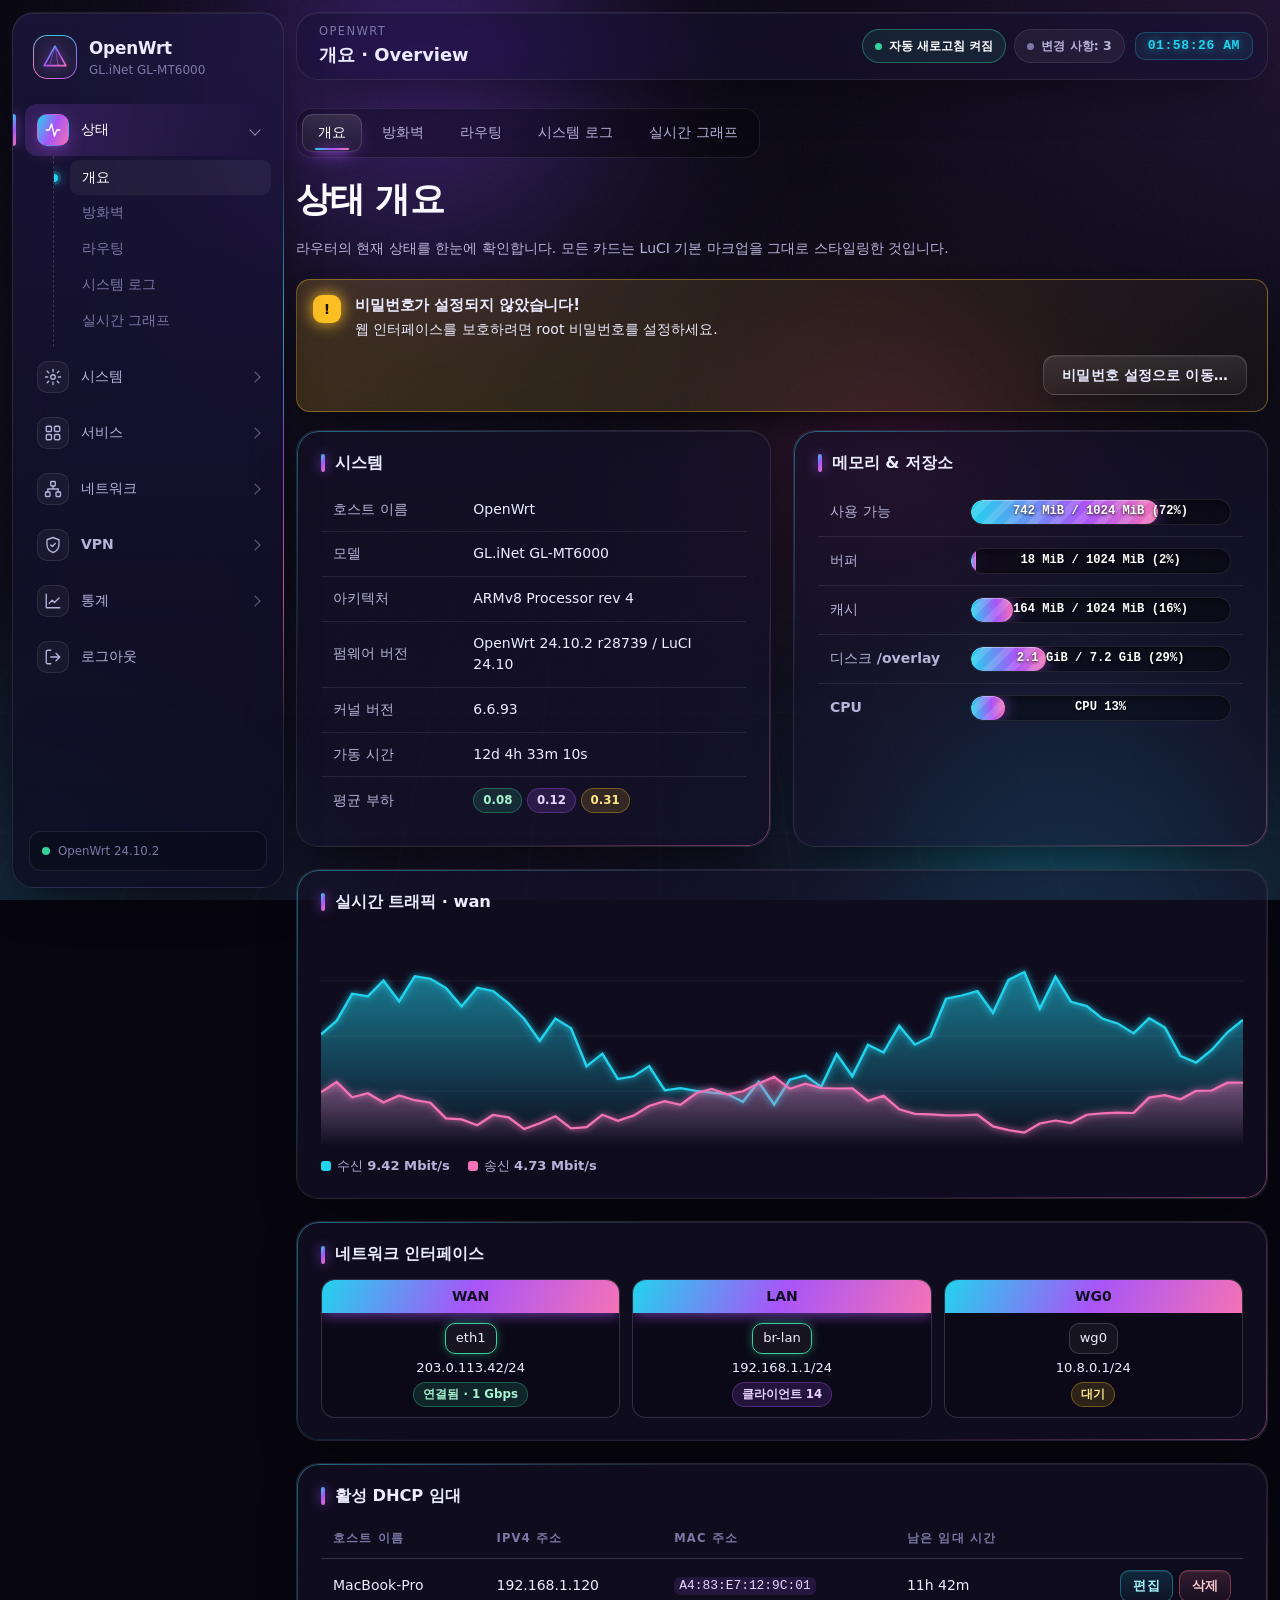
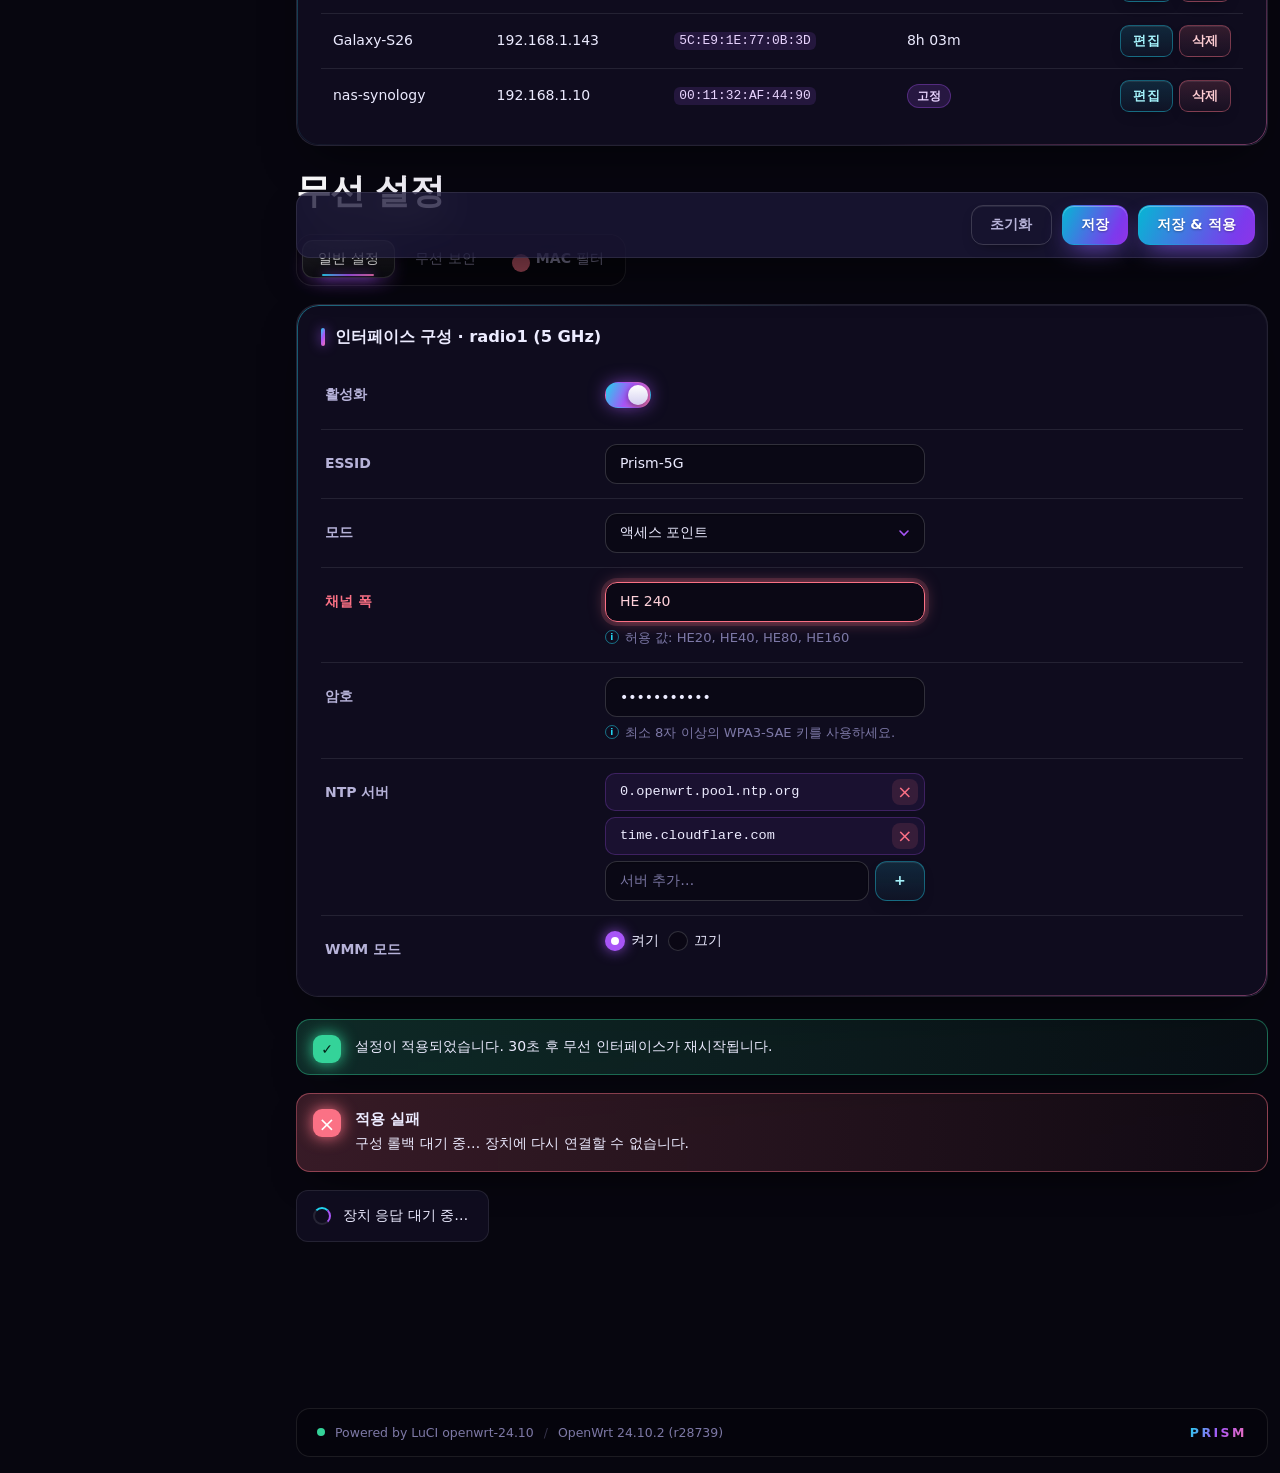
<file: preview/index.html>
<!DOCTYPE html>
<html lang="ko">
<head>
<meta charset="utf-8">
<meta name="viewport" content="width=device-width, initial-scale=1">
<title>Prism · LuCI theme preview</title>
<link rel="stylesheet" href="../htdocs/luci-static/prism/cascade.css">
<link rel="icon" href="../htdocs/luci-static/prism/favicon.svg" type="image/svg+xml">
<style>
	/* preview-only helpers */
	.chart { width: 100%; height: 220px; display: block; }
	.chart-legend { display: flex; gap: 18px; margin-top: 10px; font-size: .82rem; color: var(--ink-2); }
	.chart-legend i { display: inline-block; width: 10px; height: 10px; border-radius: 3px; margin-right: 6px; vertical-align: -1px; }
	.two { display: grid; grid-template-columns: 1fr 1fr; gap: 22px; }
	@media (max-width: 1100px) { .two { grid-template-columns: 1fr; } }
</style>
</head>
<body class="lang_ko Overview" data-page="admin-status-overview">

<div class="prism-bg" aria-hidden="true">
	<span class="orb o1"></span><span class="orb o2"></span><span class="orb o3"></span>
	<span class="grid"></span><span class="noise"></span>
</div>

<aside id="sidebar">
	<a class="brand" href="#">
		<span class="brand-mark">
			<svg viewBox="0 0 48 48"><defs><linearGradient id="pg" x1="0" y1="0" x2="1" y2="1"><stop offset="0" stop-color="#22d3ee"/><stop offset=".5" stop-color="#a855f7"/><stop offset="1" stop-color="#f472b6"/></linearGradient></defs><path d="M24 4 44 40H4Z" fill="none" stroke="url(#pg)" stroke-width="3" stroke-linejoin="round"/><path d="M24 4 30 40M24 4 14 40" stroke="url(#pg)" stroke-width="1.5" opacity=".6"/></svg>
		</span>
		<span class="brand-text"><b>OpenWrt</b><small>GL.iNet GL-MT6000</small></span>
	</a>
	<nav class="nav-scroll"><ul class="nav" id="topmenu"></ul></nav>
	<div class="sidebar-foot"><span class="dot"></span>OpenWrt 24.10.2</div>
</aside>
<div id="scrim"></div>

<div id="shell">
<header id="topbar">
	<button id="navtoggle" type="button" aria-label="Menu"><span></span><span></span><span></span></button>
	<div class="page-title"><small>OpenWrt</small><strong>개요 · Overview</strong></div>
	<div class="topbar-right">
		<div id="indicators">
			<span data-indicator="poll-status" data-clickable data-style="active">자동 새로고침 켜짐</span>
			<span data-indicator="uci-changes" data-clickable data-style="inactive">변경 사항: 3</span>
		</div>
		<div id="clock" class="clock"></div>
	</div>
</header>

<div id="maincontent" class="container">
	<div id="tabmenu"><ul class="tabs">
		<li class="active"><a href="#">개요</a></li><li><a href="#">방화벽</a></li><li><a href="#">라우팅</a></li><li><a href="#">시스템 로그</a></li><li><a href="#">실시간 그래프</a></li>
	</ul></div>

	<div class="cbi-map">
		<h2>상태 개요</h2>
		<div class="cbi-map-descr">라우터의 현재 상태를 한눈에 확인합니다. 모든 카드는 LuCI 기본 마크업을 그대로 스타일링한 것입니다.</div>

		<div class="alert-message warning">
			<h4>비밀번호가 설정되지 않았습니다!</h4>
			<p>웹 인터페이스를 보호하려면 root 비밀번호를 설정하세요.</p>
			<div class="right"><a class="btn" href="#">비밀번호 설정으로 이동…</a></div>
		</div>

		<div class="two">
			<div class="cbi-section">
				<h3>시스템</h3>
				<table class="table">
					<tr class="tr"><td class="td">호스트 이름</td><td class="td">OpenWrt</td></tr>
					<tr class="tr"><td class="td">모델</td><td class="td">GL.iNet GL-MT6000</td></tr>
					<tr class="tr"><td class="td">아키텍처</td><td class="td">ARMv8 Processor rev 4</td></tr>
					<tr class="tr"><td class="td">펌웨어 버전</td><td class="td">OpenWrt 24.10.2 r28739 / LuCI 24.10</td></tr>
					<tr class="tr"><td class="td">커널 버전</td><td class="td">6.6.93</td></tr>
					<tr class="tr"><td class="td">가동 시간</td><td class="td" id="uptime">12d 4h 33m 10s</td></tr>
					<tr class="tr"><td class="td">평균 부하</td><td class="td"><span class="label success">0.08</span> <span class="label">0.12</span> <span class="label warning">0.31</span></td></tr>
				</table>
			</div>

			<div class="cbi-section">
				<h3>메모리 &amp; 저장소</h3>
				<table class="table">
					<tr class="tr"><td class="td">사용 가능</td><td class="td"><div class="cbi-progressbar" title="742 MiB / 1024 MiB (72%)"><div style="width:72%"></div></div></td></tr>
					<tr class="tr"><td class="td">버퍼</td><td class="td"><div class="cbi-progressbar" title="18 MiB / 1024 MiB (2%)"><div style="width:2%"></div></div></td></tr>
					<tr class="tr"><td class="td">캐시</td><td class="td"><div class="cbi-progressbar" title="164 MiB / 1024 MiB (16%)"><div style="width:16%"></div></div></td></tr>
					<tr class="tr"><td class="td">디스크 /overlay</td><td class="td"><div class="cbi-progressbar" title="2.1 GiB / 7.2 GiB (29%)"><div style="width:29%"></div></div></td></tr>
					<tr class="tr"><td class="td">CPU</td><td class="td"><div class="cbi-progressbar" id="cpubar" title="CPU 23%"><div style="width:23%"></div></div></td></tr>
				</table>
			</div>
		</div>

		<div class="cbi-section">
			<h3>실시간 트래픽 · wan</h3>
			<svg class="chart" id="chart" viewBox="0 0 800 220" preserveAspectRatio="none">
				<defs>
					<linearGradient id="fillRx" x1="0" y1="0" x2="0" y2="1"><stop offset="0" stop-color="#22d3ee" stop-opacity=".55"/><stop offset="1" stop-color="#22d3ee" stop-opacity="0"/></linearGradient>
					<linearGradient id="fillTx" x1="0" y1="0" x2="0" y2="1"><stop offset="0" stop-color="#f472b6" stop-opacity=".45"/><stop offset="1" stop-color="#f472b6" stop-opacity="0"/></linearGradient>
					<filter id="glow"><feGaussianBlur stdDeviation="3" result="b"/><feMerge><feMergeNode in="b"/><feMergeNode in="SourceGraphic"/></feMerge></filter>
				</defs>
				<g stroke="rgba(255,255,255,.06)"><line x1="0" y1="55" x2="800" y2="55"/><line x1="0" y1="110" x2="800" y2="110"/><line x1="0" y1="165" x2="800" y2="165"/></g>
				<path id="aRx" fill="url(#fillRx)"/><path id="lRx" fill="none" stroke="#22d3ee" stroke-width="2.2" filter="url(#glow)"/>
				<path id="aTx" fill="url(#fillTx)"/><path id="lTx" fill="none" stroke="#f472b6" stroke-width="2.2" filter="url(#glow)"/>
			</svg>
			<div class="chart-legend">
				<span><i style="background:#22d3ee"></i>수신 <b id="rx">—</b></span>
				<span><i style="background:#f472b6"></i>송신 <b id="tx">—</b></span>
			</div>
		</div>

		<div class="cbi-section">
			<h3>네트워크 인터페이스</h3>
			<div class="network-status-table">
				<div class="ifacebox"><div class="ifacebox-head active">WAN</div><div class="ifacebox-body"><span class="ifacebadge ifacebadge-active">eth1</span><span>203.0.113.42/24</span><span class="label success">연결됨 · 1 Gbps</span></div></div>
				<div class="ifacebox"><div class="ifacebox-head active">LAN</div><div class="ifacebox-body"><span class="ifacebadge ifacebadge-active">br-lan</span><span>192.168.1.1/24</span><span class="label">클라이언트 14</span></div></div>
				<div class="ifacebox"><div class="ifacebox-head">WG0</div><div class="ifacebox-body"><span class="ifacebadge">wg0</span><span>10.8.0.1/24</span><span class="label warning">대기</span></div></div>
			</div>
		</div>

		<div class="cbi-section">
			<h3>활성 DHCP 임대</h3>
			<table class="table cbi-section-table">
				<tr class="tr table-titles"><th class="th">호스트 이름</th><th class="th">IPv4 주소</th><th class="th">MAC 주소</th><th class="th">남은 임대 시간</th><th class="th"></th></tr>
				<tr class="tr"><td class="td" data-title="호스트 이름">MacBook-Pro</td><td class="td" data-title="IPv4 주소">192.168.1.120</td><td class="td" data-title="MAC 주소"><code>A4:83:E7:12:9C:01</code></td><td class="td" data-title="남은 임대 시간">11h 42m</td><td class="td cbi-section-actions"><div><button class="cbi-button cbi-button-edit">편집</button><button class="cbi-button cbi-button-remove">삭제</button></div></td></tr>
				<tr class="tr"><td class="td" data-title="호스트 이름">Galaxy-S26</td><td class="td" data-title="IPv4 주소">192.168.1.143</td><td class="td" data-title="MAC 주소"><code>5C:E9:1E:77:0B:3D</code></td><td class="td" data-title="남은 임대 시간">8h 03m</td><td class="td cbi-section-actions"><div><button class="cbi-button cbi-button-edit">편집</button><button class="cbi-button cbi-button-remove">삭제</button></div></td></tr>
				<tr class="tr"><td class="td" data-title="호스트 이름">nas-synology</td><td class="td" data-title="IPv4 주소">192.168.1.10</td><td class="td" data-title="MAC 주소"><code>00:11:32:AF:44:90</code></td><td class="td" data-title="남은 임대 시간"><span class="label">고정</span></td><td class="td cbi-section-actions"><div><button class="cbi-button cbi-button-edit">편집</button><button class="cbi-button cbi-button-remove">삭제</button></div></td></tr>
			</table>
		</div>
	</div>

	<div class="cbi-map">
		<h2>무선 설정</h2>
		<!-- same markup ui.js Tabs.initTabGroup() produces -->
		<ul class="cbi-tabmenu" id="demoTabs"><li class="cbi-tab" data-tab="general"><a href="#">일반 설정</a></li><li class="cbi-tab-disabled" data-tab="security"><a href="#">무선 보안</a></li><li class="cbi-tab-disabled" data-tab="macfilter" data-errors="1"><a href="#">MAC 필터</a></li></ul>
		<div>
		<div class="cbi-section" id="pane-general" data-tab="general" data-tab-title="일반 설정" data-tab-active="true">
			<h3>인터페이스 구성 · radio1 (5 GHz)</h3>
			<div class="cbi-section-node">
				<div class="cbi-value"><label class="cbi-value-title">활성화</label><div class="cbi-value-field"><div class="cbi-checkbox"><input type="checkbox" checked><label></label></div></div></div>
				<div class="cbi-value"><label class="cbi-value-title">ESSID</label><div class="cbi-value-field"><input class="cbi-input-text" type="text" value="Prism-5G"></div></div>
				<div class="cbi-value"><label class="cbi-value-title">모드</label><div class="cbi-value-field"><select class="cbi-input-select"><option>액세스 포인트</option><option>클라이언트</option><option>메시 포인트</option></select></div></div>
				<div class="cbi-value cbi-value-error"><label class="cbi-value-title">채널 폭</label><div class="cbi-value-field"><input class="cbi-input-text cbi-input-invalid" type="text" value="HE 240"><div class="cbi-value-description">허용 값: HE20, HE40, HE80, HE160</div></div></div>
				<div class="cbi-value"><label class="cbi-value-title">암호</label><div class="cbi-value-field"><input class="cbi-input-password" type="password" value="supersecret"><div class="cbi-value-description">최소 8자 이상의 WPA3-SAE 키를 사용하세요.</div></div></div>
				<div class="cbi-value"><label class="cbi-value-title">NTP 서버</label><div class="cbi-value-field"><div class="cbi-dynlist"><div class="item">0.openwrt.pool.ntp.org</div><div class="item">time.cloudflare.com</div><div class="add-item"><input class="cbi-input-text" type="text" placeholder="서버 추가…"><button class="cbi-button cbi-button-add">+</button></div></div></div></div>
				<div class="cbi-value"><label class="cbi-value-title">WMM 모드</label><div class="cbi-value-field"><label><input type="radio" name="w" checked>켜기</label>&nbsp;&nbsp;<label><input type="radio" name="w">끄기</label></div></div>
			</div>
		</div>

		<div class="cbi-section" id="pane-security" data-tab="security" data-tab-title="무선 보안" data-tab-active="false">
			<h3>무선 보안</h3>
			<div class="cbi-section-node">
				<div class="cbi-value"><label class="cbi-value-title">암호화</label><div class="cbi-value-field"><select class="cbi-input-select"><option>WPA3-SAE</option><option>WPA2/WPA3 혼합</option></select></div></div>
				<div class="cbi-value"><label class="cbi-value-title">802.11w 관리 프레임 보호</label><div class="cbi-value-field"><div class="cbi-checkbox"><input type="checkbox" checked><label></label></div></div></div>
			</div>
		</div>
		<div class="cbi-section" id="pane-macfilter" data-tab="macfilter" data-tab-title="MAC 필터" data-tab-active="false">
			<h3>MAC 주소 필터</h3>
			<div class="cbi-section-node">
				<div class="cbi-value"><label class="cbi-value-title">정책</label><div class="cbi-value-field"><select class="cbi-input-select"><option>비활성화</option><option>목록에 있는 것만 허용</option></select></div></div>
			</div>
		</div>
		</div><!-- tab group -->

		<div class="alert-message success">설정이 적용되었습니다. 30초 후 무선 인터페이스가 재시작됩니다.</div>
		<div class="alert-message error"><h4>적용 실패</h4><p>구성 롤백 대기 중… 장치에 다시 연결할 수 없습니다.</p></div>
		<p class="spinning">장치 응답 대기 중…</p>

		<div class="cbi-page-actions">
			<button class="cbi-button cbi-button-reset">초기화</button>
			<button class="cbi-button cbi-button-save" id="openModal">저장</button>
			<button class="cbi-button cbi-button-apply">저장 &amp; 적용</button>
		</div>
	</div>
</div>

<footer id="footer">
	<span class="pulse"></span><span>Powered by LuCI openwrt-24.10</span><span class="sep">/</span><span>OpenWrt 24.10.2 (r28739)</span>
	<span class="theme-name">Prism</span>
</footer>
</div>

<div id="modal_overlay"><div class="modal">
	<h4>구성 변경 사항</h4>
	<div class="uci-change-list">
		<var>wireless.radio1</var><ins>wireless.radio1.htmode='HE160'</ins><del>wireless.radio1.htmode='HE80'</del><ins>wireless.default_radio1.ssid='Prism-5G'</ins>
	</div>
	<div class="right"><button class="cbi-button cbi-button-neutral" id="closeModal">닫기</button><button class="cbi-button cbi-button-negative">되돌리기</button><button class="cbi-button cbi-button-positive">저장 &amp; 적용</button></div>
</div></div>

<script>
/* ---- static stand-in for menu-prism.js (LuCI's ui.menu is not available here) ---- */
const ICON = {
	status: '<path d="M3 12h4l3-8 4 16 3-8h4"/>',
	system: '<circle cx="12" cy="12" r="3"/><path d="M12 2v3M12 19v3M4.2 4.2l2.1 2.1M17.7 17.7l2.1 2.1M2 12h3M19 12h3M4.2 19.8l2.1-2.1M17.7 6.3l2.1-2.1"/>',
	services: '<rect x="3" y="3" width="7" height="7" rx="1.5"/><rect x="14" y="3" width="7" height="7" rx="1.5"/><rect x="3" y="14" width="7" height="7" rx="1.5"/><rect x="14" y="14" width="7" height="7" rx="1.5"/>',
	network: '<rect x="9" y="2" width="6" height="6" rx="1"/><rect x="2" y="16" width="6" height="6" rx="1"/><rect x="16" y="16" width="6" height="6" rx="1"/><path d="M12 8v4M5 16v-4h14v4"/>',
	vpn: '<path d="M12 2 4 5v6c0 5 3.4 9.4 8 11 4.6-1.6 8-6 8-11V5z"/><path d="m9 12 2 2 4-4"/>',
	statistics: '<path d="M3 3v18h18"/><path d="m7 15 4-4 3 3 6-6"/>',
	logout: '<path d="M9 21H5a2 2 0 0 1-2-2V5a2 2 0 0 1 2-2h4"/><path d="m16 17 5-5-5-5M21 12H9"/>'
};
const MENU = [
	['status', '상태', ['개요', '방화벽', '라우팅', '시스템 로그', '실시간 그래프']],
	['system', '시스템', ['시스템', '관리', '소프트웨어', '시작 프로그램', '예약 작업', '백업 / 플래시']],
	['services', '서비스', ['AdBlock', 'DDNS', 'UPnP IGD & PCP']],
	['network', '네트워크', ['인터페이스', '무선', 'DHCP 및 DNS', '방화벽', '진단']],
	['vpn', 'VPN', ['WireGuard', 'OpenVPN']],
	['statistics', '통계', ['그래프', '설정']],
	['logout', '로그아웃', []]
];
const nav = document.getElementById('topmenu');
MENU.forEach(([key, title, subs], i) => {
	const li = document.createElement('li');
	const active = i === 0;
	li.className = 'nav-group' + (subs.length ? '' : ' leaf') + (active ? ' active open' : '');
	li.style.setProperty('--i', i);
	const ico = `<span class="ico"><svg viewBox="0 0 24 24" fill="none" stroke="currentColor" stroke-width="1.8" stroke-linecap="round" stroke-linejoin="round">${ICON[key]}</svg></span>`;
	li.innerHTML = `<a class="nav-head" href="${subs.length ? '#' : 'login.html'}">${ico}<span class="nav-label">${title}</span>${subs.length ? '<span class="chev"></span>' : ''}</a>` +
		(subs.length ? `<div class="nav-sub-wrap"><ul class="nav-sub">${subs.map((s, j) => `<li class="${active && j === 0 ? 'active' : ''}"><a href="#">${s}</a></li>`).join('')}</ul></div>` : '');
	if (subs.length) li.firstChild.addEventListener('click', (e) => { e.preventDefault(); li.classList.toggle('open'); });
	nav.appendChild(li);
});

document.getElementById('navtoggle').onclick = () => document.body.classList.toggle('nav-open');
document.getElementById('scrim').onclick = () => document.body.classList.remove('nav-open');

const clock = document.getElementById('clock');
const tick = () => clock.textContent = new Date().toLocaleTimeString([], { hour: '2-digit', minute: '2-digit', second: '2-digit' });
tick(); setInterval(tick, 1000);

document.addEventListener('pointermove', (ev) => {
	const card = ev.target.closest('.cbi-section');
	if (!card) return;
	const r = card.getBoundingClientRect();
	card.style.setProperty('--mx', (ev.clientX - r.left) + 'px');
	card.style.setProperty('--my', (ev.clientY - r.top) + 'px');
}, { passive: true });

const overlay = document.getElementById('modal_overlay');
document.getElementById('openModal').onclick = () => document.body.classList.add('modal-overlay-active');
document.getElementById('closeModal').onclick = () => document.body.classList.remove('modal-overlay-active');
overlay.onclick = (e) => { if (e.target === overlay) document.body.classList.remove('modal-overlay-active'); };

/* ---- tab switching: mirrors ui.js Tabs.switchTab() (only attributes/classes change) ---- */
document.querySelectorAll('#demoTabs > li > a').forEach((a) => a.addEventListener('click', (ev) => {
	ev.preventDefault();
	const tab = ev.target.parentNode, name = tab.getAttribute('data-tab'), menu = tab.parentNode, group = menu.nextElementSibling;
	if (!tab.classList.contains('cbi-tab-disabled')) return;
	menu.querySelectorAll('[data-tab]').forEach((t) => { t.classList.remove('cbi-tab', 'cbi-tab-disabled'); t.classList.add(t.getAttribute('data-tab') === name ? 'cbi-tab' : 'cbi-tab-disabled'); });
	group.querySelectorAll(':scope > [data-tab]').forEach((p) => p.setAttribute('data-tab-active', p.getAttribute('data-tab') === name ? 'true' : 'false'));
}));

/* ---- live traffic chart ---- */
const N = 60, W = 800, H = 220;
const rx = Array.from({ length: N }, (_, i) => 60 + 40 * Math.sin(i / 6) + Math.random() * 30);
const tx = Array.from({ length: N }, (_, i) => 25 + 15 * Math.cos(i / 5) + Math.random() * 12);
const toPath = (arr, max) => arr.map((v, i) => `${i ? 'L' : 'M'}${(i / (N - 1) * W).toFixed(1)},${(H - v / max * (H - 20)).toFixed(1)}`).join('');
const draw = () => {
	const max = Math.max(...rx, ...tx) * 1.15;
	const l1 = toPath(rx, max), l2 = toPath(tx, max);
	document.getElementById('lRx').setAttribute('d', l1);
	document.getElementById('aRx').setAttribute('d', l1 + `L${W},${H}L0,${H}Z`);
	document.getElementById('lTx').setAttribute('d', l2);
	document.getElementById('aTx').setAttribute('d', l2 + `L${W},${H}L0,${H}Z`);
	document.getElementById('rx').textContent = (rx[N - 1] / 10).toFixed(2) + ' Mbit/s';
	document.getElementById('tx').textContent = (tx[N - 1] / 10).toFixed(2) + ' Mbit/s';
};
draw();
setInterval(() => {
	rx.shift(); rx.push(Math.max(10, rx[N - 2] + (Math.random() - .45) * 30));
	tx.shift(); tx.push(Math.max(5, tx[N - 2] + (Math.random() - .5) * 12));
	draw();
	const cpu = Math.round(10 + Math.random() * 45);
	const bar = document.getElementById('cpubar');
	bar.title = `CPU ${cpu}%`; bar.firstChild.style.width = cpu + '%';
}, 1000);
</script>
</body>
</html>
</file>
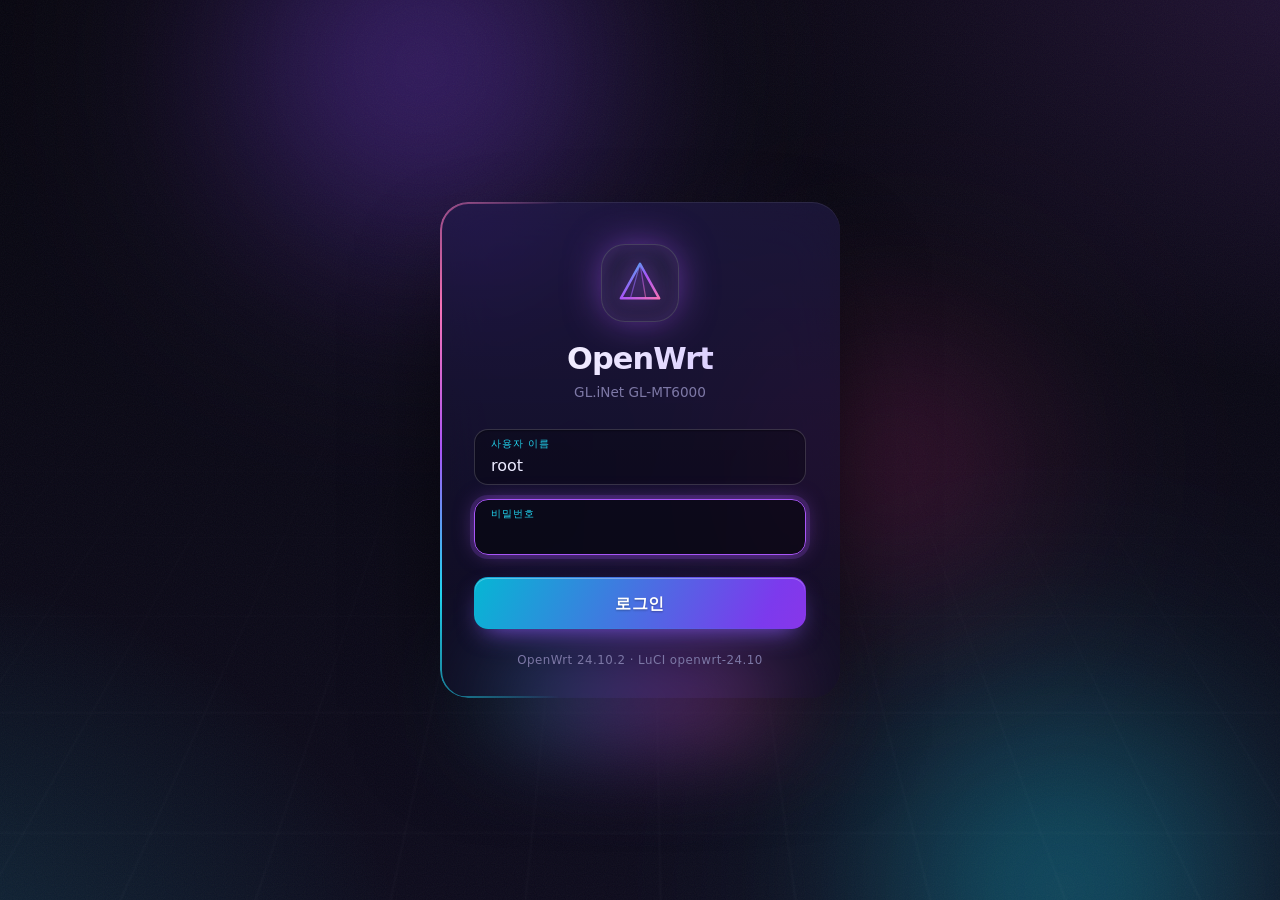
<file: preview/login.html>
<!DOCTYPE html>
<html lang="ko">
<head>
<meta charset="utf-8">
<meta name="viewport" content="width=device-width, initial-scale=1">
<title>Prism · login preview</title>
<link rel="stylesheet" href="../htdocs/luci-static/prism/cascade.css">
<link rel="stylesheet" href="../htdocs/luci-static/prism/login.css">
<link rel="icon" href="../htdocs/luci-static/prism/favicon.svg" type="image/svg+xml">
</head>
<body class="login-page">
<div class="prism-bg" aria-hidden="true">
	<span class="orb o1"></span><span class="orb o2"></span><span class="orb o3"></span>
	<span class="grid"></span><span class="noise"></span>
</div>
<main class="login-wrap">
	<form class="login-card" onsubmit="event.preventDefault(); this.classList.add('busy'); setTimeout(() => location.href = 'index.html', 1400);">
		<div class="login-mark" aria-hidden="true">
			<svg viewBox="0 0 48 48"><defs><linearGradient id="lg" x1="0" y1="0" x2="1" y2="1"><stop offset="0" stop-color="#22d3ee"/><stop offset=".5" stop-color="#a855f7"/><stop offset="1" stop-color="#f472b6"/></linearGradient></defs><path d="M24 4 44 40H4Z" fill="none" stroke="url(#lg)" stroke-width="2.6" stroke-linejoin="round"/><path d="M24 4 30 40M24 4 14 40" stroke="url(#lg)" stroke-width="1.3" opacity=".6"/></svg>
		</div>
		<h1>OpenWrt</h1>
		<p class="login-sub">GL.iNet GL-MT6000</p>
		<label class="field"><input type="text" value="root" placeholder=" " autocomplete="username"><span>사용자 이름</span></label>
		<label class="field"><input type="password" placeholder=" " autocomplete="current-password" autofocus><span>비밀번호</span></label>
		<button type="submit" class="cbi-button cbi-button-apply login-submit">로그인</button>
		<p class="login-foot">OpenWrt 24.10.2 · LuCI openwrt-24.10</p>
	</form>
</main>
</body>
</html>
</file>
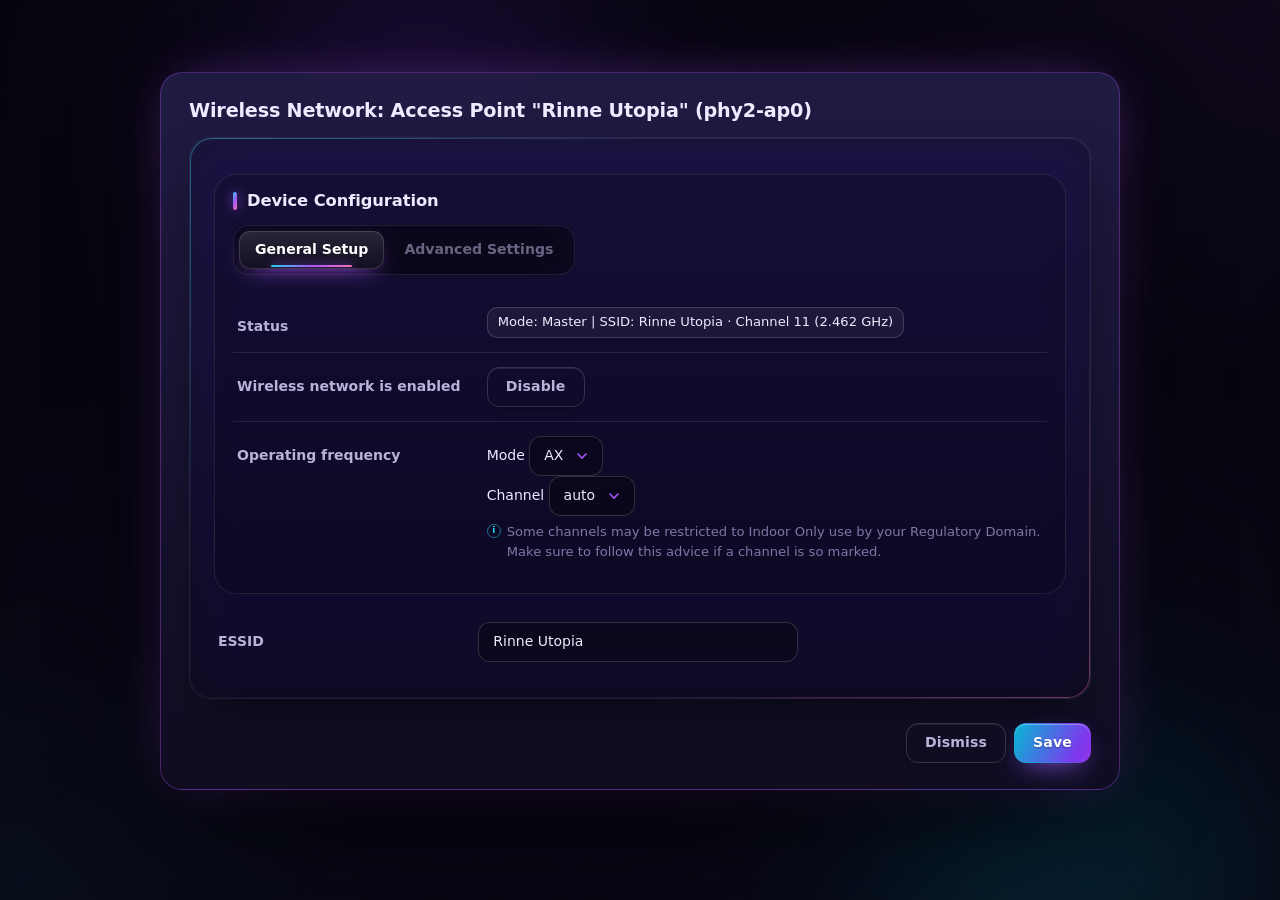
<file: preview/modal-test.html>
<!DOCTYPE html>
<html lang="en">
<head>
<meta charset="utf-8">
<meta name="viewport" content="width=device-width, initial-scale=1">
<title>Prism · wireless modal harness</title>
<link rel="stylesheet" href="../htdocs/luci-static/prism/cascade.css">
</head>
<body class="modal-overlay-active">
<div class="prism-bg" aria-hidden="true">
	<span class="orb o1"></span><span class="orb o2"></span><span class="orb o3"></span>
	<span class="grid"></span><span class="noise"></span>
</div>

<!-- markup shape of Network → Wireless → Edit: a NamedSection whose first option is
     form.SectionValue('_device', …, 'Device Configuration') rendering a nested tabbed section -->
<div id="modal_overlay">
	<div class="modal cbi-modal" role="dialog" aria-modal="true">
		<h4>Wireless Network: Access Point "Rinne Utopia" (phy2-ap0)</h4>
		<div class="cbi-map" id="cbi-wireless">
			<div class="cbi-section" id="cbi-wireless-wifi-iface">
				<div class="cbi-section-node" id="cbi-wireless-default_radio2">
					<div class="cbi-value" id="cbi-wireless-default_radio2-_device" data-name="_device" data-widget="CBI.ContainerValue">
						<div class="cbi-section" id="inner-device">
							<h3>Device Configuration</h3>
							<div class="cbi-section-node cbi-section-node-tabbed">
								<ul class="cbi-tabmenu" id="tabs">
									<li class="cbi-tab" data-tab="general"><a href="#">General Setup</a></li>
									<li class="cbi-tab-disabled" data-tab="advanced"><a href="#">Advanced Settings</a></li>
								</ul>
								<div>
									<div class="cbi-tabcontainer" data-tab="general" data-tab-title="General Setup" data-tab-active="true">
										<div class="cbi-value"><label class="cbi-value-title">Status</label><div class="cbi-value-field"><span class="ifacebadge">Mode: Master | SSID: Rinne Utopia · Channel 11 (2.462 GHz)</span></div></div>
										<div class="cbi-value"><label class="cbi-value-title">Wireless network is enabled</label><div class="cbi-value-field"><button class="cbi-button cbi-button-neutral">Disable</button></div></div>
										<div class="cbi-value" id="freq"><label class="cbi-value-title">Operating frequency</label><div class="cbi-value-field">
											<div>Mode <select class="cbi-input-select" style="width:auto"><option>AX</option></select></div>
											<div>Channel <select class="cbi-input-select" style="width:auto"><option>auto</option></select></div>
											<div class="cbi-value-description" id="desc">Some channels may be restricted to Indoor Only use by your Regulatory Domain. Make sure to follow this advice if a channel is so marked.</div>
										</div></div>
									</div>
									<div class="cbi-tabcontainer" data-tab="advanced" data-tab-title="Advanced Settings" data-tab-active="false">
										<div class="cbi-value"><label class="cbi-value-title">Country Code</label><div class="cbi-value-field"><select class="cbi-input-select"><option>US</option></select></div></div>
									</div>
								</div>
							</div>
						</div>
					</div>
					<div class="cbi-value"><label class="cbi-value-title">ESSID</label><div class="cbi-value-field"><input class="cbi-input-text" type="text" value="Rinne Utopia"></div></div>
				</div>
			</div>
		</div>
		<div class="right"><button class="cbi-button cbi-button-neutral">Dismiss</button><button class="cbi-button cbi-button-positive">Save</button></div>
	</div>
</div>
</body>
</html>
</file>
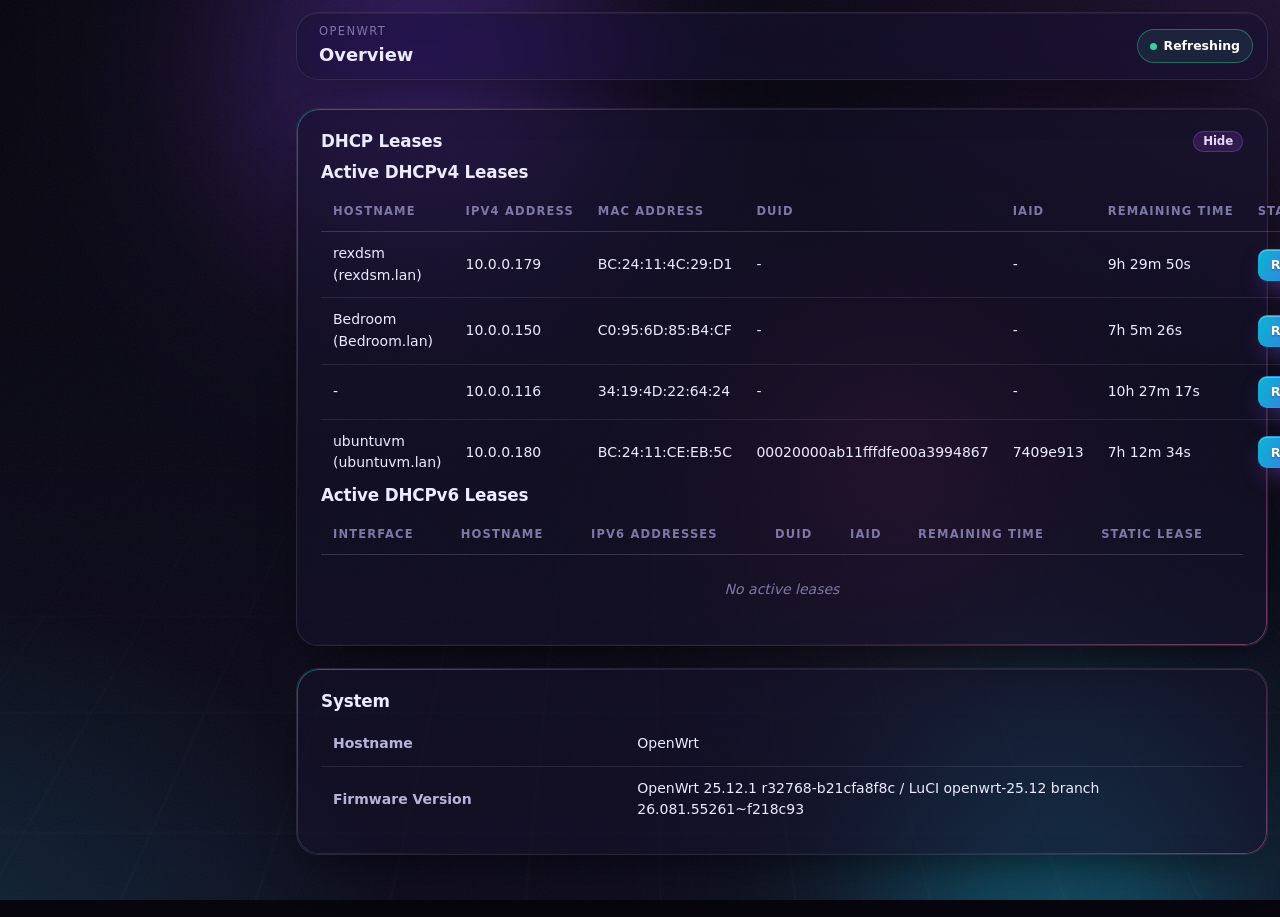
<file: preview/table-test.html>
<!DOCTYPE html>
<html lang="en">
<head>
<meta charset="utf-8">
<meta name="viewport" content="width=device-width, initial-scale=1">
<title>Prism · status table harness</title>
<link rel="stylesheet" href="../htdocs/luci-static/prism/cascade.css">
</head>
<body data-page="admin-status-overview">
<div class="prism-bg" aria-hidden="true">
	<span class="orb o1"></span><span class="orb o2"></span><span class="orb o3"></span>
	<span class="grid"></span><span class="noise"></span>
</div>

<div id="shell">
<header id="topbar">
	<button id="navtoggle" type="button" aria-label="Menu"><span></span><span></span><span></span></button>
	<div class="page-title"><small>OpenWrt</small><strong>Overview</strong></div>
	<div class="topbar-right"><div id="indicators"><span data-indicator="poll-status" data-clickable data-style="active">Refreshing</span></div></div>
</header>

<div id="maincontent" class="container">
	<!-- same wrapper view/status/index.js builds; tables as 40_dhcp.js builds them -->
	<div class="cbi-section">
		<div class="cbi-title"><h3 style="display: flex; justify-content: space-between">DHCP Leases<span class="label" data-indicator="poll-status" data-clickable="true" data-style="inactive">Hide</span></h3></div>
		<div id="box">
			<h3>Active DHCPv4 Leases</h3>
			<table id="status_leases" class="table leases">
				<tr class="tr table-titles"><th class="th">Hostname</th><th class="th">IPv4 address</th><th class="th">MAC address</th><th class="th">DUID</th><th class="th">IAID</th><th class="th">Remaining time</th><th class="th cbi-section-actions">Static Lease</th></tr>
			</table>
			<h3>Active DHCPv6 Leases</h3>
			<table id="status_leases6" class="table leases6">
				<tr class="tr table-titles"><th class="th">Interface</th><th class="th">Hostname</th><th class="th">IPv6 addresses</th><th class="th">DUID</th><th class="th">IAID</th><th class="th">Remaining time</th><th class="th cbi-section-actions">Static Lease</th></tr>
				<tr class="tr placeholder"><td class="td"><em>No active leases</em></td></tr>
			</table>
		</div>
	</div>

	<div class="cbi-section">
		<div class="cbi-title"><h3>System</h3></div>
		<table class="table" id="kv">
			<tr class="tr"><td class="td left" width="33%">Hostname</td><td class="td left">OpenWrt</td></tr>
			<tr class="tr"><td class="td left" width="33%">Firmware Version</td><td class="td left">OpenWrt 25.12.1 r32768-b21cfa8f8c / LuCI openwrt-25.12 branch 26.081.55261~f218c93</td></tr>
		</table>
	</div>
</div>
</div>

<script>
/* rows arrive after first render and are replaced on every poll, like cbi_update_table */
const leases = [
	[ 'rexdsm (rexdsm.lan)', '10.0.0.179', 'BC:24:11:4C:29:D1', '-', '-', '9h 29m 50s' ],
	[ 'Bedroom (Bedroom.lan)', '10.0.0.150', 'C0:95:6D:85:B4:CF', '-', '-', '7h 5m 26s' ],
	[ '-', '10.0.0.116', '34:19:4D:22:64:24', '-', '-', '10h 27m 17s' ],
	[ 'ubuntuvm (ubuntuvm.lan)', '10.0.0.180', 'BC:24:11:CE:EB:5C', '00020000ab11fffdfe00a3994867', '7409e913', '7h 12m 34s' ]
];

function update() {
	const table = document.getElementById('status_leases');
	table.querySelectorAll('.tr:not(.table-titles)').forEach((tr) => tr.remove());
	for (const row of leases) {
		const tr = document.createElement('tr');
		tr.className = 'tr';
		for (const v of row) { const td = document.createElement('td'); td.className = 'td'; td.textContent = v; tr.appendChild(td); }
		const td = document.createElement('td');
		td.className = 'td';
		td.innerHTML = '<button class="cbi-button cbi-button-apply">Reserve IP</button>';
		tr.appendChild(td);
		table.appendChild(tr);
	}
}

/* load the real menu-prism.js with stand-ins; only initChrome() matters here */
(async () => {
	window.L = { env: {}, bind: (fn, ctx, ...args) => fn.bind(ctx, ...args) };
	const src = await fetch('../htdocs/luci-static/resources/menu-prism.js', { cache: 'no-store' }).then((r) => r.text());
	const baseclass = { extend: (proto) => { const C = function () {}; C.prototype = proto; return C; } };
	const ui = { menu: { load: () => new Promise(() => {}) } };
	const Menu = new Function('baseclass', 'ui', src)(baseclass, ui);
	new Menu().__init__();

	setTimeout(update, 200);
	setInterval(update, 5000);
})().catch((e) => document.body.insertAdjacentHTML('beforeend', `<pre id="err">${e.stack}</pre>`));
</script>
</body>
</html>
</file>
<file: htdocs/luci-static/prism/cascade.css>
/*
 * Prism — a luminous aurora / glassmorphism theme for LuCI
 * Licensed under the Apache License, Version 2.0
 *
 * Layers (in cascade order):
 *   core.css     design tokens, animated background, typography
 *   layout.css   sidebar, top bar, content shell, tabs, footer
 *   forms.css    inputs, buttons, switches, dropdowns, dynlists
 *   widgets.css  tables, cards, badges, progress, alerts, modal, login
 */
@import url("core.css");
@import url("layout.css");
@import url("forms.css");
@import url("widgets.css");
</file>
<file: htdocs/luci-static/prism/login.css>
/* ==========================================================================
   Prism · login screen
   ========================================================================== */

.login-page { display: grid; min-height: 100vh; }

.login-wrap {
	display: grid;
	place-items: center;
	padding: 24px 16px;
	perspective: 1200px;
}

.login-card {
	position: relative;
	isolation: isolate;
	width: min(100%, 400px);
	padding: 42px 34px 28px;
	border-radius: 28px;
	text-align: center;
	background: linear-gradient(180deg, rgba(34,28,72,.62), rgba(14,12,32,.7));
	-webkit-backdrop-filter: saturate(170%) blur(28px);
	backdrop-filter: saturate(170%) blur(28px);
	box-shadow: 0 50px 120px -40px #000, inset 0 1px 0 rgba(255,255,255,.08);
	animation: cardIn 1s cubic-bezier(.2, .9, .2, 1) both;
}

/* rotating conic border */
.login-card::before {
	content: "";
	position: absolute;
	inset: 0;
	z-index: -1;
	border-radius: inherit;
	padding: 1.5px;
	background: conic-gradient(from var(--a, 0deg), transparent 0 55%, var(--cyan), var(--violet), var(--pink), transparent 95%);
	-webkit-mask: linear-gradient(#000 0 0) content-box, linear-gradient(#000 0 0);
	-webkit-mask-composite: xor;
	mask-composite: exclude;
	animation: orbit 5s linear infinite;
}

/* under-glow */
.login-card::after {
	content: "";
	position: absolute;
	left: 12%; right: 12%; bottom: -40px;
	z-index: -2;
	height: 80px;
	border-radius: 50%;
	background: var(--spectrum);
	filter: blur(50px);
	opacity: .55;
}

@property --a { syntax: "<angle>"; inherits: false; initial-value: 0deg; }
@keyframes orbit { to { --a: 360deg; } }
@keyframes cardIn { from { opacity: 0; transform: translateY(30px) rotateX(12deg) scale(.96); } to { opacity: 1; transform: none; } }
@keyframes float { 50% { transform: translateY(-6px); } }

.login-mark {
	display: grid;
	place-items: center;
	width: 78px; height: 78px;
	margin: 0 auto 18px;
	border-radius: 24px;
	background: rgba(255,255,255,.04);
	border: 1px solid var(--line-strong);
	box-shadow: 0 0 40px -6px rgba(168,85,247,.7), inset 0 0 20px rgba(168,85,247,.2);
	animation: float 5s ease-in-out infinite;
}
.login-mark svg { width: 46px; height: 46px; filter: drop-shadow(0 0 10px rgba(168,85,247,.9)); }

.login-card h1 {
	margin: 0;
	font-size: 1.9rem;
	font-weight: 800;
	letter-spacing: -.03em;
	background: linear-gradient(100deg, #fff 0%, #d9ccff 40%, var(--cyan) 70%, var(--pink) 100%);
	background-size: 200% 100%;
	-webkit-background-clip: text;
	background-clip: text;
	color: transparent;
	animation: shimmer 8s linear infinite;
}

.login-sub { margin: 4px 0 26px; color: var(--ink-3); font-size: .85rem; }

.login-card .alert-message { text-align: left; font-size: .86rem; padding: 12px 14px 12px 52px; }
.login-card .alert-message::before { top: 10px; }

/* floating-label fields */
.field { position: relative; display: block; margin-bottom: 14px; text-align: left; }

.field input {
	width: 100%;
	height: 56px;
	padding: 22px 16px 6px;
	border-radius: 14px;
	font-size: 1rem;
}

.field span {
	position: absolute;
	left: 17px; top: 18px;
	color: var(--ink-3);
	pointer-events: none;
	transform-origin: left top;
	transition: transform .25s var(--ease), color .25s;
}

.field input:focus + span,
.field input:not(:placeholder-shown) + span {
	transform: translateY(-11px) scale(.74);
	color: var(--cyan);
	letter-spacing: .06em;
}

.login-submit {
	width: 100%;
	height: 52px;
	margin-top: 8px;
	border-radius: 14px;
	font-size: 1rem;
	letter-spacing: .04em;
	overflow: hidden;
}

.login-submit::after { /* light sweep */
	content: "";
	position: absolute;
	top: 0; bottom: 0; left: -60%;
	width: 40%;
	background: linear-gradient(100deg, transparent, rgba(255,255,255,.45), transparent);
	transform: skewX(-20deg);
	animation: sweep 3.2s ease-in-out infinite;
}
@keyframes sweep { 0%, 55% { left: -60%; } 100% { left: 130%; } }

.login-card.busy .login-submit { color: transparent; pointer-events: none; }
.login-card.busy .login-submit::before {
	content: "";
	position: absolute;
	left: 50%; top: 50%;
	width: 22px; height: 22px;
	margin: -11px 0 0 -11px;
	border-radius: 50%;
	border: 2.5px solid rgba(255,255,255,.3);
	border-top-color: #fff;
	animation: spin .7s linear infinite;
}

.login-foot { margin: 22px 0 0; font-size: .74rem; color: var(--ink-3); letter-spacing: .04em; }
</file>
